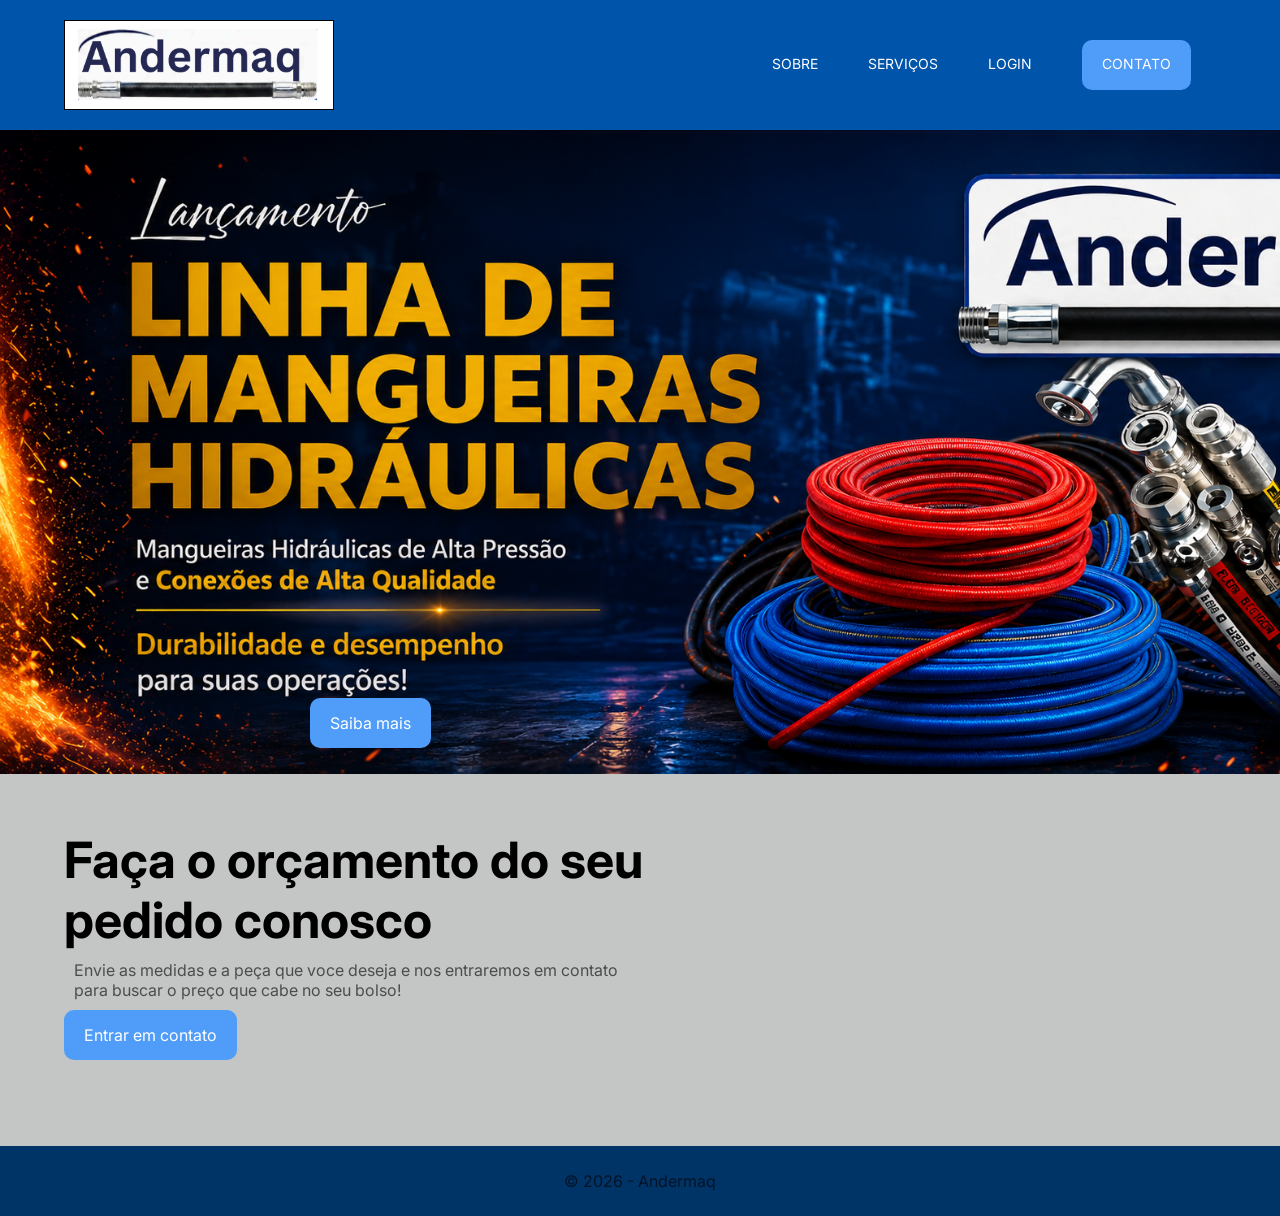
<file: index.html>
<!DOCTYPE html>
<html lang="pt-BR">

<head>
    <meta charset="UTF-8">
    <meta name="viewport" content="width=device-width, initial-scale=1.0">
    <link rel="stylesheet" href="./style.css">
    <link rel="stylesheet" href="https://cdnjs.cloudflare.com/ajax/libs/font-awesome/4.7.0/css/font-awesome.css"
        integrity="sha512-5A8nwdMOWrSz20fDsjczgUidUBR8liPYU+WymTZP1lmY9G6Oc7HlZv156XqnsgNUzTyMefFTcsFH/tnJE/+xBg=="
        crossorigin="anonymous" referrerpolicy="no-referrer" />
    <title>Andermaq</title>
</head>

<body>
    <header>
        <div class="container">
            <nav>
                <a href="index.html"> <!-- define um link/ destino do link-->
                    <div id="logo"></div> <!--Exibe a imagem da página-->
                </a>
                <ul class="ul"> <!--organiza uma lista-->
                     <!--fica dentro do item-->
                    <a href="sobre.html">Sobre</a>
                    <a href="serviços.html">Serviços</a>
                    <a href="login.html">Login</a>
                    <a class="btn-c" href="contato.html">Contato</a>
                    <!--define para onde o link vai-->
                </ul>
            </nav> <!--menu do site.-->
</header>
            <section class="banner"> <!--caixa/ nome da caixa-->
                <div class="banner-text">

                   
                    <a href="serviços.html" class="btn">Saiba mais</a> <!--link-->
                </div>
            </section>
        </div>
    
    <section class="faca-orcamento">
        <div class="container">
            <div class="faca-seu-orcamento-text">
                <h3>Faça o orçamento do seu pedido conosco</h3>
                <p>Envie as medidas e a peça que voce deseja e nos
                    entraremos em contato para buscar o preço que cabe no seu bolso!</p>
                <a href="contato.html" class="btn-c">Entrar em contato</a>
            </div>
            <div class="faca-orcamento-img">
                
            </div>
           <!-- Gif-VÍDEO -->
    <div class="media">
      <video class="video-fundo" autoplay muted loop>
    <source src="video2-IA.mp4" type="video/mp4">
            Seu navegador não suporta vídeo.
    </video>
    
     
        </div>
    </section>
            <footer>
             <p>© 2026 - Andermaq</p>
            </footer>

</body>

</html>
</file>
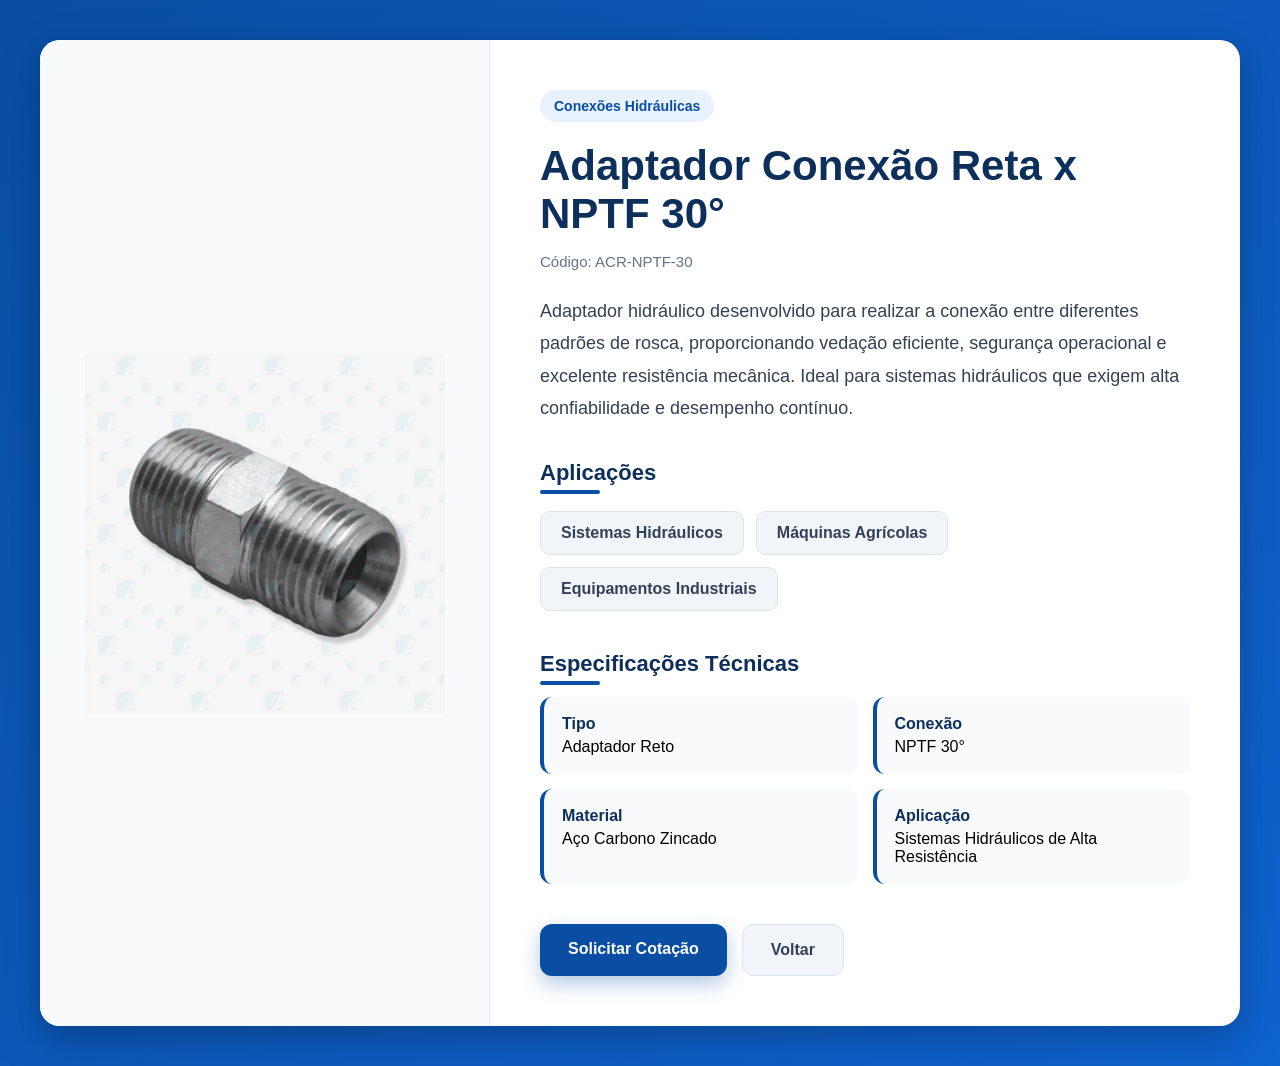
<file: adaptador.html>
<!DOCTYPE html>
<html lang="pt-br">
<head>
<meta charset="UTF-8">
<title>Adaptador Conexão Reta</title>
<link rel="stylesheet" href="descricao.css">
</head>
<body>

<div class="produto-container">

    <div class="produto-imagem">
        <img src="./ADAPTADOR CONEXÃO RETA.webp" alt="Adaptador Conexão Reta x NPTF 30°">
    </div>

    <div class="produto-info">

        <span class="categoria">Conexões Hidráulicas</span>

        <h1>Adaptador Conexão Reta x NPTF 30°</h1>

        <p class="codigo">
            Código: ACR-NPTF-30
        </p>

        <p class="descricao">
            Adaptador hidráulico desenvolvido para realizar a conexão entre
            diferentes padrões de rosca, proporcionando vedação eficiente,
            segurança operacional e excelente resistência mecânica.
            Ideal para sistemas hidráulicos que exigem alta confiabilidade
            e desempenho contínuo.
        </p>

        <h2 class="secao-titulo">Aplicações</h2>

        <div class="medidas">
            <div class="medida">Sistemas Hidráulicos</div>
            <div class="medida">Máquinas Agrícolas</div>
            <div class="medida">Equipamentos Industriais</div>
        </div>

        <h2 class="secao-titulo">Especificações Técnicas</h2>

        <div class="especificacoes">

            <div class="item-especificacao">
                <strong>Tipo</strong>
                Adaptador Reto
            </div>

            <div class="item-especificacao">
                <strong>Conexão</strong>
                NPTF 30°
            </div>

            <div class="item-especificacao">
                <strong>Material</strong>
                Aço Carbono Zincado
            </div>

            <div class="item-especificacao">
                <strong>Aplicação</strong>
                Sistemas Hidráulicos de Alta Resistência
            </div>

        </div>

        <div class="acoes">

            <a href="contato.html" class="btn-cotacao">
                Solicitar Cotação
            </a>

            <a href="serviços.html" class="btn-voltar">
                Voltar
            </a>

        </div>

    </div>

</div>

</body>
</html>
</file>
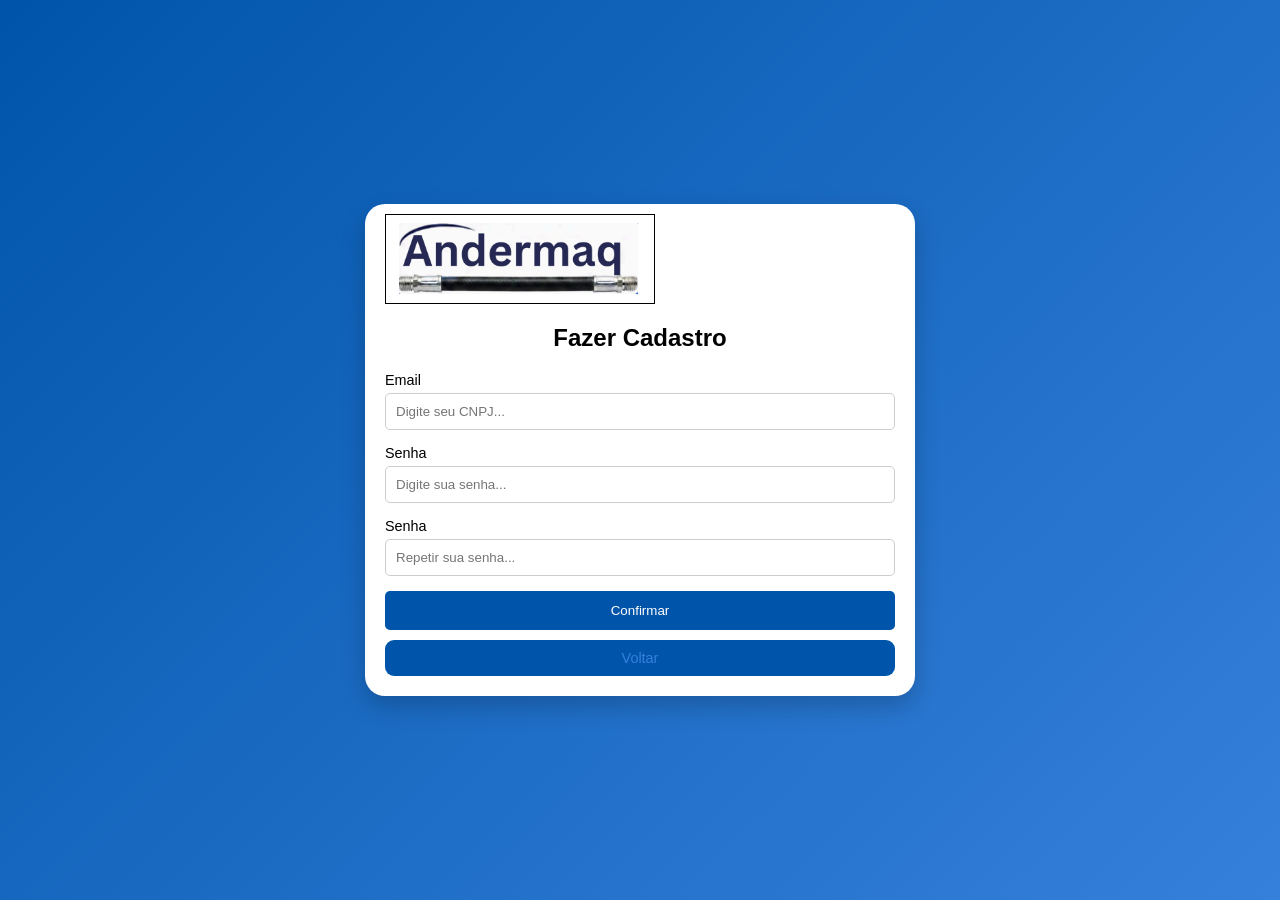
<file: cadastro.html>
<!DOCTYPE html>
<html lang="pt-br">
<head>
  <meta charset="UTF-8">
  <meta name="viewport" content="width=device-width, initial-scale=1.0">
  <title>Cadastro</title>
  <link rel="stylesheet" href="cadastro.css">
</head>
<body>

<div class="container">

 

  <!-- Lado direito -->
  <div class="right">
    
    <div class="login-box">
      <div id="logo"></div> 
      <p></p>
      <h2>Fazer Cadastro</h2>

      <form>
        <div class="input-group"> <!--organizar inputs com elementos extras de forma visual-->
          <label>Email</label> <!--dar um rótulo-->
          <input type="text" placeholder="Digite seu CNPJ..."> <!--usuário pode digitar ou selecionar informações-->
        </div>

        <div class="input-group">
          <label>Senha</label>
          <input type="password" placeholder="Digite sua senha...">
        </div>

          <div class="input-group">
          <label>Senha</label>
          <input type="password" placeholder="Repetir sua senha...">
        </div>


        <button type="submit">Confirmar</button>
         <a class="forgot" href="login.html">Voltar</a>

        
        </a>
      </form>
    </div>
  </div>

</div>

</body>
</html>
</file>
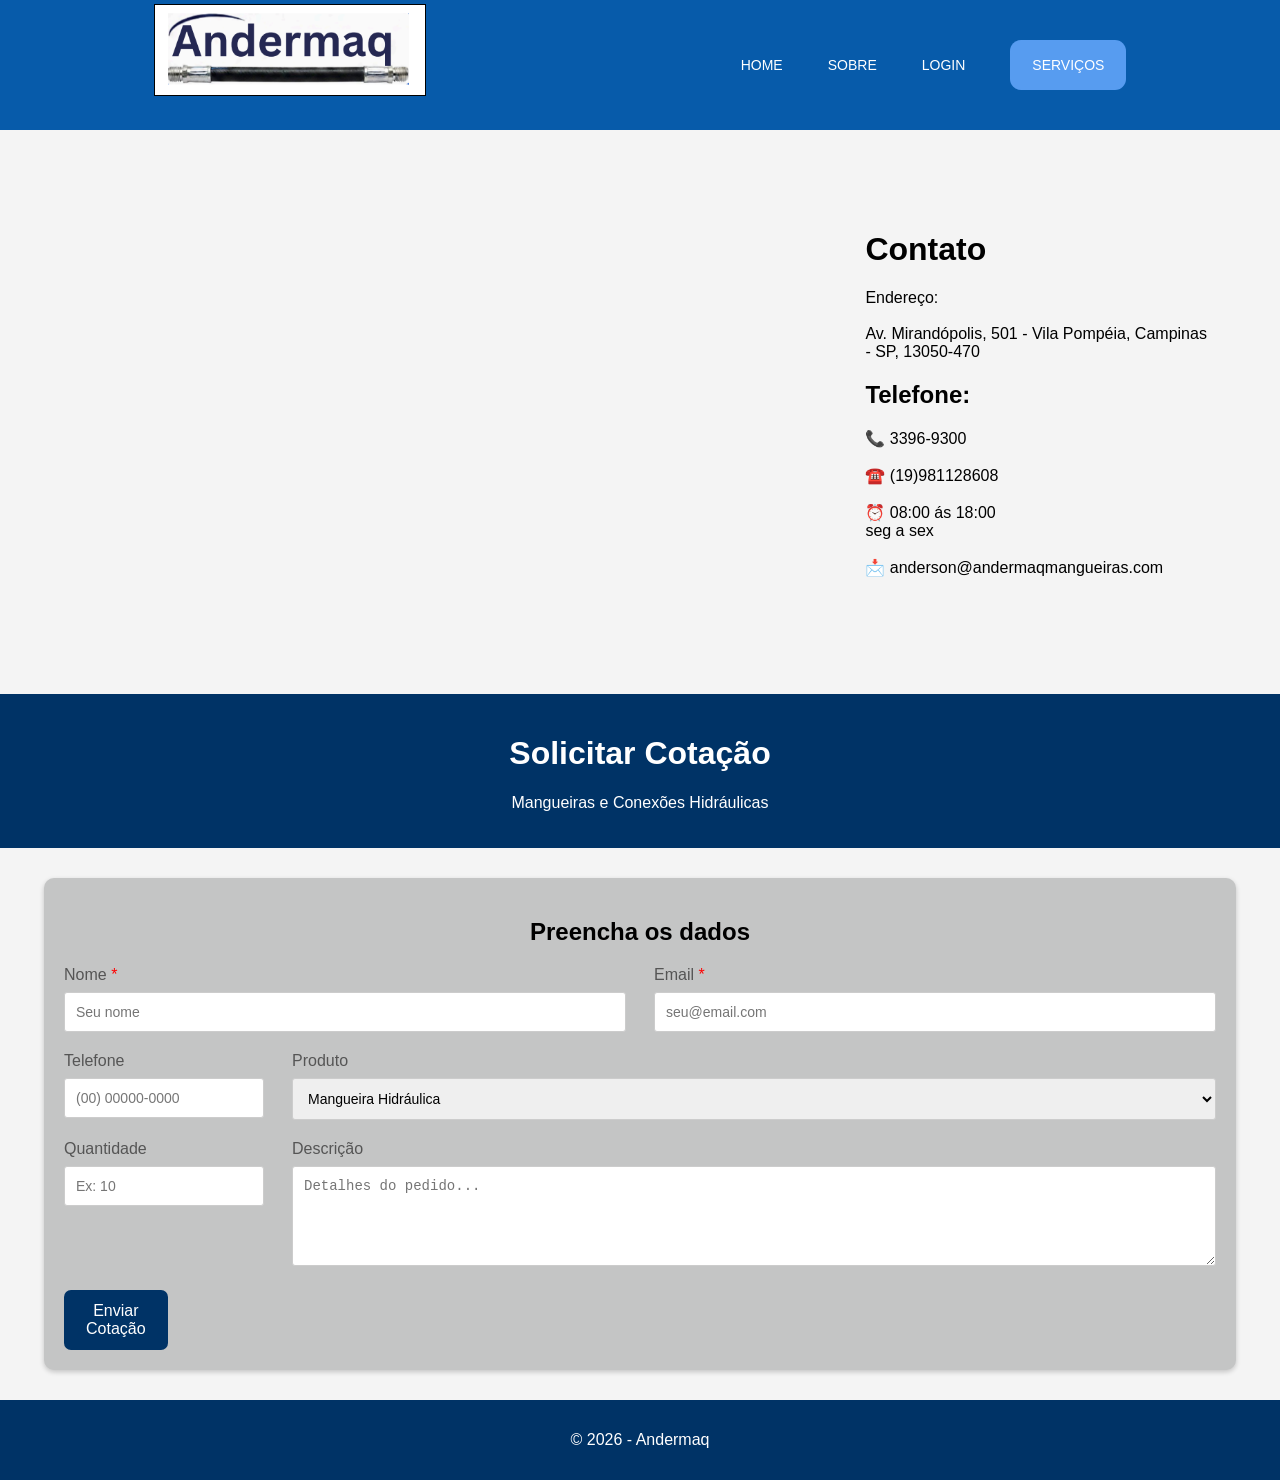
<file: contato.html>
<!DOCTYPE html>
<html lang="pt-br">
<head>
    <meta charset="UTF-8">
    <meta name="viewport" content="width=device-width, initial-scale=1.0">
    <link rel="stylesheet" href="contato.css">
    <title>Contato</title>
    
      
</head>
<body>
  <div class="container">
            <nav>
                <a href="index.html"> <!-- define um link/ destino do link-->
                    <div id="logo"></div> <!--Exibe a imagem da página-->
                </a>
                <ul class="ul"> <!--organiza uma lista-->
                     <!--fica dentro do item-->
                    <a href="index.html">Home</a>
                    <a href="sobre.html">Sobre</a>
                    <a href="login.html">Login</a>
                    <a class="btn-c" href="serviços.html"> Serviços </a>
                    <!--define para onde o link vai-->
                </ul>
            </nav> <!--menu do site.-->
 

<div class="contato-info">

    <!-- MAPA - LADO ESQUERDO -->
    <div class="mapa">
        <iframe 
            src="https://www.google.com/maps?q=Av.+Mirandópolis,+501,+Campinas+SP&output=embed" 
            allowfullscreen=""
            loading="lazy">
        </iframe>
    </div>

    <!-- INFORMAÇÕES - LADO DIREITO -->
    <div class="informacoes">
  <h1>Contato</h1>
        <p>Endereço:</p>
        <p>Av. Mirandópolis, 501 - Vila Pompéia, Campinas - SP, 13050-470</p>

        <h2>Telefone:</h2>

        <p>📞 3396-9300</p>

        <p>☎️ (19)981128608</p>

        <p>⏰ 08:00 ás 18:00<br>
        seg a sex</p>

        <p>📩 anderson@andermaqmangueiras.com</p>

    </div>

</div>
<header>
  <h1>Solicitar Cotação</h1>
  <p>Mangueiras e Conexões Hidráulicas</p>
</header>

<div class="menu-container"> <!--organizar e centralizar conteúdo-->

  <h2>Preencha os dados</h2>

  <form>
   <div class="linha-form">

    <div class="campo">
        <label>Nome <span>*</span></label>
        <input type="text" placeholder="Seu nome" required>
    </div>

    <div class="campo">
        <label>Email <span>*</span></label>
        <input type="email" placeholder="seu@email.com" required>
    </div>

</div>

<div class="linha-form">

    <div class="campo campo-menor">
        <label>Telefone</label>
        <input type="tel" placeholder="(00) 00000-0000">
    </div>

    <div class="campo">
        <label>Produto</label>
        <select>
            <option>Mangueira Hidráulica</option>
            <option>Conexão Reta</option>
            <option>Conexão Curva</option>
            <option>Adaptador</option>
        </select>
    </div>

</div>
<div class="linha-form">

    <div class="campo campo-menor">
        <label>Quantidade</label>
        <input type="number" min="1" placeholder="Ex: 10">
    </div>

    <div class="campo descricao">
        <label>Descrição</label>
        <textarea placeholder="Detalhes do pedido..."></textarea>
    </div>

</div>
    
    <button type="submit">Enviar Cotação
<p></p>
    </button>
  
  </form>

</div>

<footer>
  <p>© 2026 - Andermaq</p>
</footer>

</head>
</body>
</file>
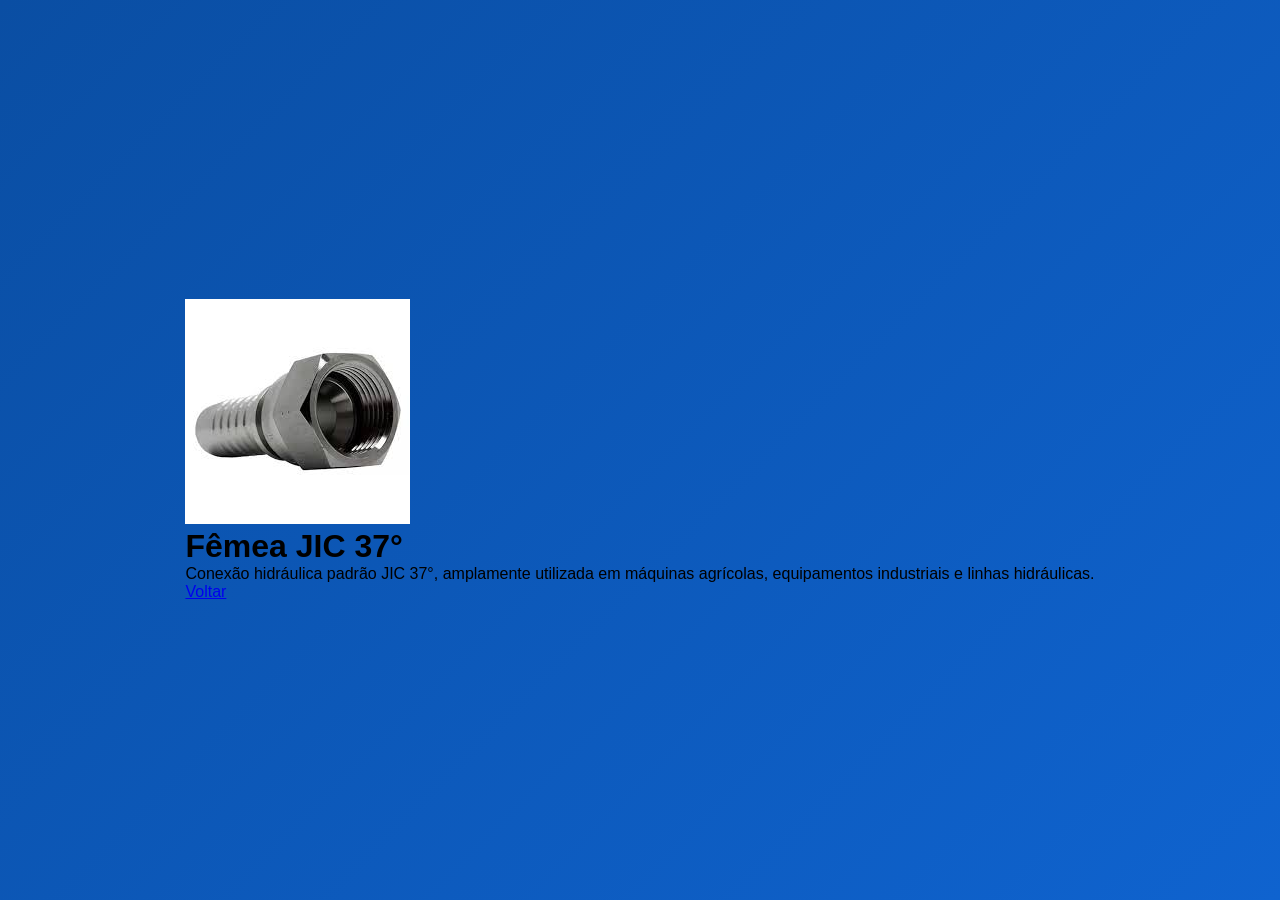
<file: femea-jic.html>
<!DOCTYPE html>
<html lang="pt-br">
<head>
<meta charset="UTF-8">
<title>Fêmea JIC 37°</title>
<link rel="stylesheet" href="descricao.css">
</head>
<body>

<div class="produto">
    <img src="./femea jic.jpg">

    <div class="info">
        <h1>Fêmea JIC 37°</h1>

        <p>
            Conexão hidráulica padrão JIC 37°,
            amplamente utilizada em máquinas agrícolas,
            equipamentos industriais e linhas hidráulicas.
        </p>

        <a href="serviços.html" class="voltar">Voltar</a>
    </div>
</div>

</body>
</html>
</file>
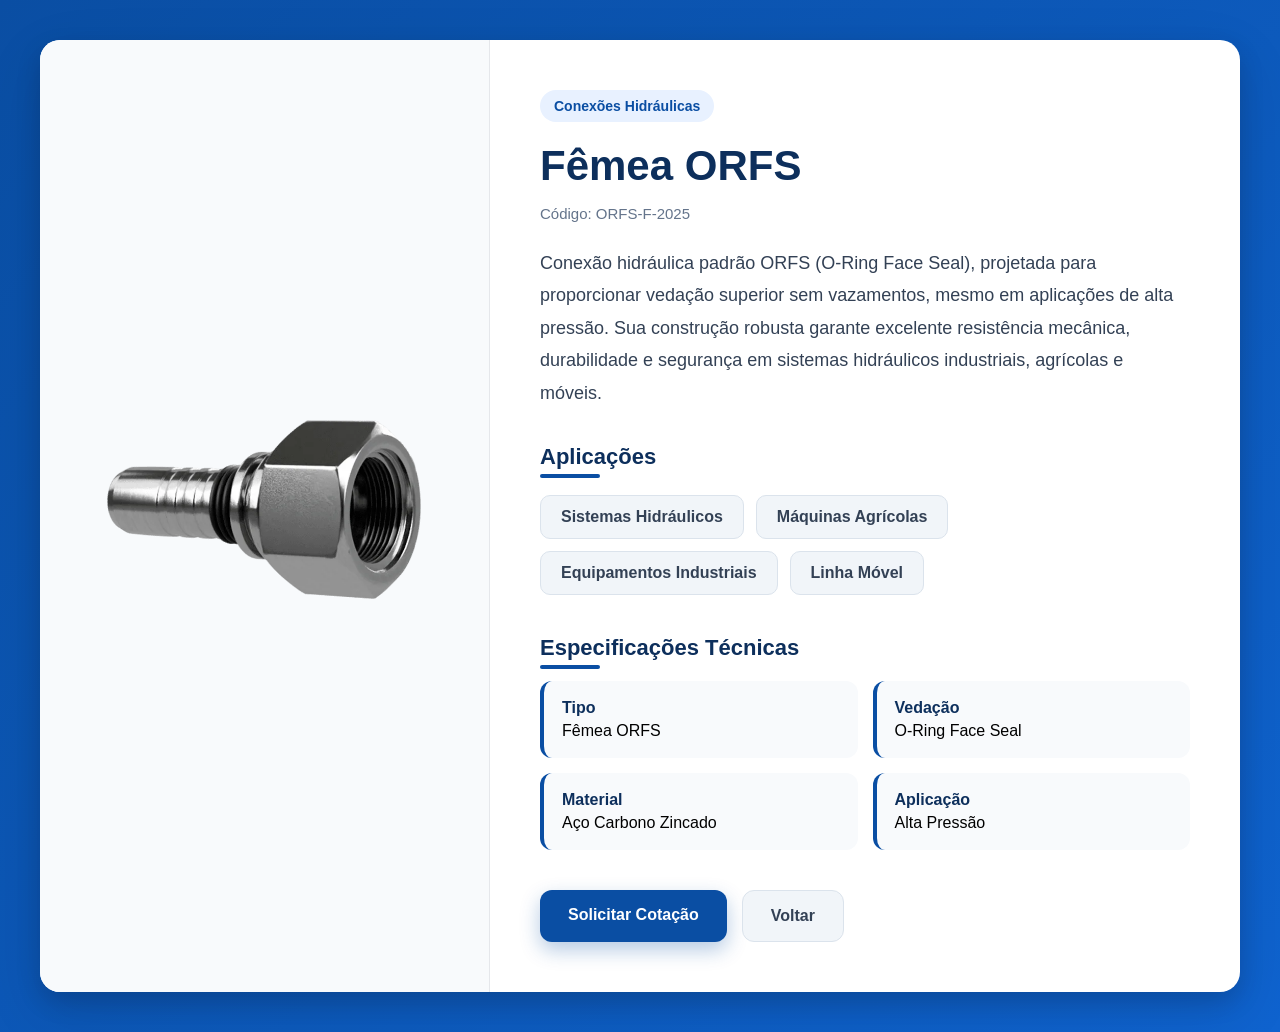
<file: femea-orfs.html>
<!DOCTYPE html>
<html lang="pt-br">
<head>
<meta charset="UTF-8">
<title>Fêmea ORFS</title>
<link rel="stylesheet" href="descricao.css">
</head>
<body>

<div class="produto-container">

    <div class="produto-imagem">
        <img src="./femea orfs.webp" alt="Fêmea ORFS">
    </div>

    <div class="produto-info">

        <span class="categoria">Conexões Hidráulicas</span>

        <h1>Fêmea ORFS</h1>

        <p class="codigo">
            Código: ORFS-F-2025
        </p>

        <p class="descricao">
            Conexão hidráulica padrão ORFS (O-Ring Face Seal),
            projetada para proporcionar vedação superior sem vazamentos,
            mesmo em aplicações de alta pressão. Sua construção robusta
            garante excelente resistência mecânica, durabilidade e
            segurança em sistemas hidráulicos industriais, agrícolas
            e móveis.
        </p>

        <h2 class="secao-titulo">Aplicações</h2>

        <div class="medidas">
            <div class="medida">Sistemas Hidráulicos</div>
            <div class="medida">Máquinas Agrícolas</div>
            <div class="medida">Equipamentos Industriais</div>
            <div class="medida">Linha Móvel</div>
        </div>

        <h2 class="secao-titulo">Especificações Técnicas</h2>

        <div class="especificacoes">

            <div class="item-especificacao">
                <strong>Tipo</strong>
                Fêmea ORFS
            </div>

            <div class="item-especificacao">
                <strong>Vedação</strong>
                O-Ring Face Seal
            </div>

            <div class="item-especificacao">
                <strong>Material</strong>
                Aço Carbono Zincado
            </div>

            <div class="item-especificacao">
                <strong>Aplicação</strong>
                Alta Pressão
            </div>

        </div>

        <div class="acoes">

            <a href="contato.html" class="btn-cotacao">
                Solicitar Cotação
            </a>

            <a href="serviços.html" class="btn-voltar">
                Voltar
            </a>

        </div>

    </div>

</div>

</body>
</html>
</file>
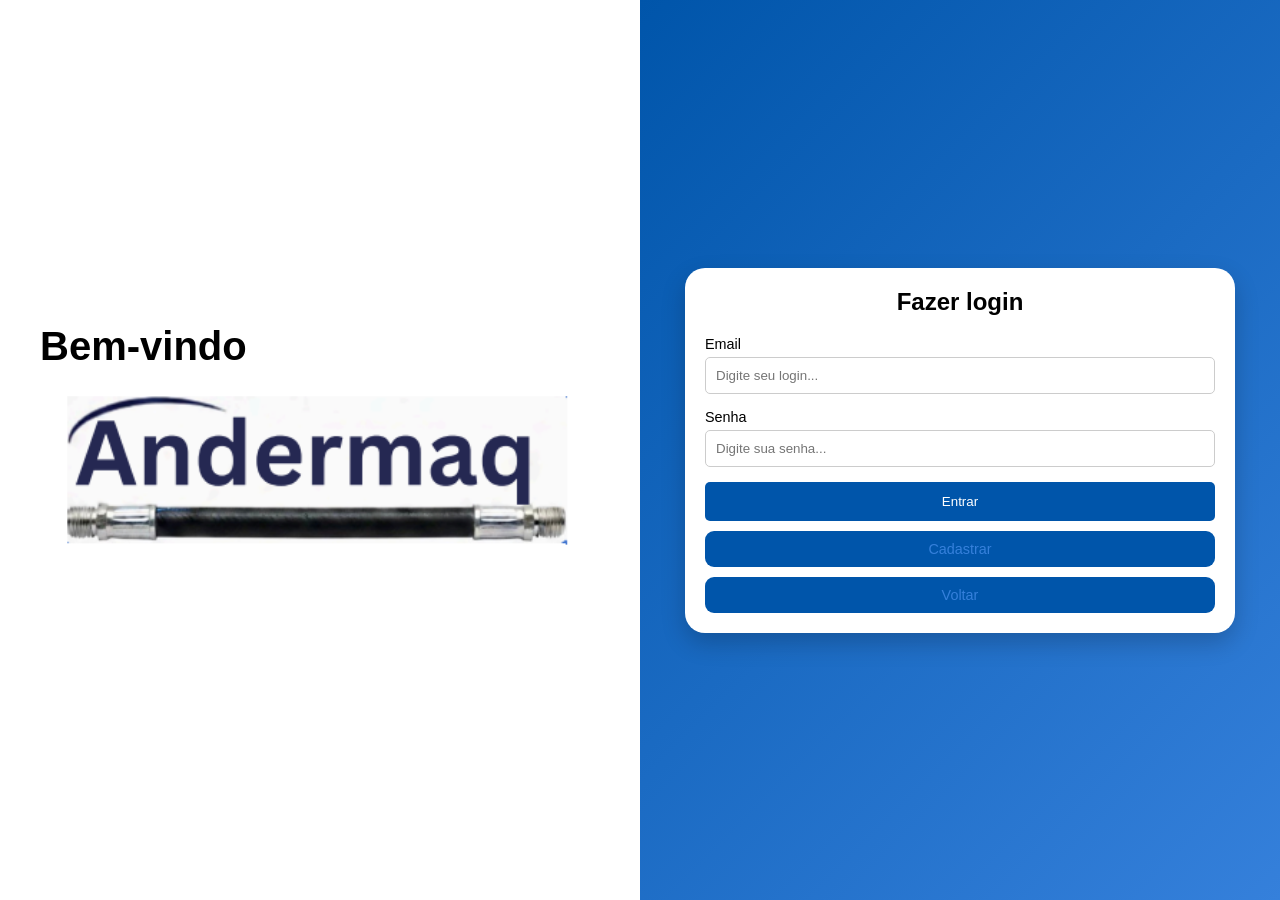
<file: login.html>
<!DOCTYPE html>
<html lang="pt-br">
<head>
  <meta charset="UTF-8">
  <meta name="viewport" content="width=device-width, initial-scale=1.0">
  <title>Login</title>
  <link rel="stylesheet" href="login.css">
</head>
<body>

<div class="container">

  <!-- Lado esquerdo -->
  <div class="left"> <!--div usada para organizar conteúdo, do lado esquerdo da página.-->
    <div class="overlay">
      <h1>Bem-vindo</h1>
      
       <img src="/andermaq.png" alt="Logo principal">
    </div>
  </div>

  <!-- Lado direito -->
  <div class="right">
    <div class="login-box">
      <h2>Fazer login</h2>

      <form>
        <div class="input-group">
          <label>Email</label>
          <input type="text" placeholder="Digite seu login...">
        </div>

        <div class="input-group">
          <label>Senha</label>
          <input type="password" placeholder="Digite sua senha...">
        </div>

        <button type="submit">Entrar</button>

        <a class="forgot" href="cadastro.html">Cadastrar</a>
        <a class="forgot" href="index.html">Voltar</a>
        </a>
      </form>
    </div>
  </div>

</div>

</body>
</html>
</file>
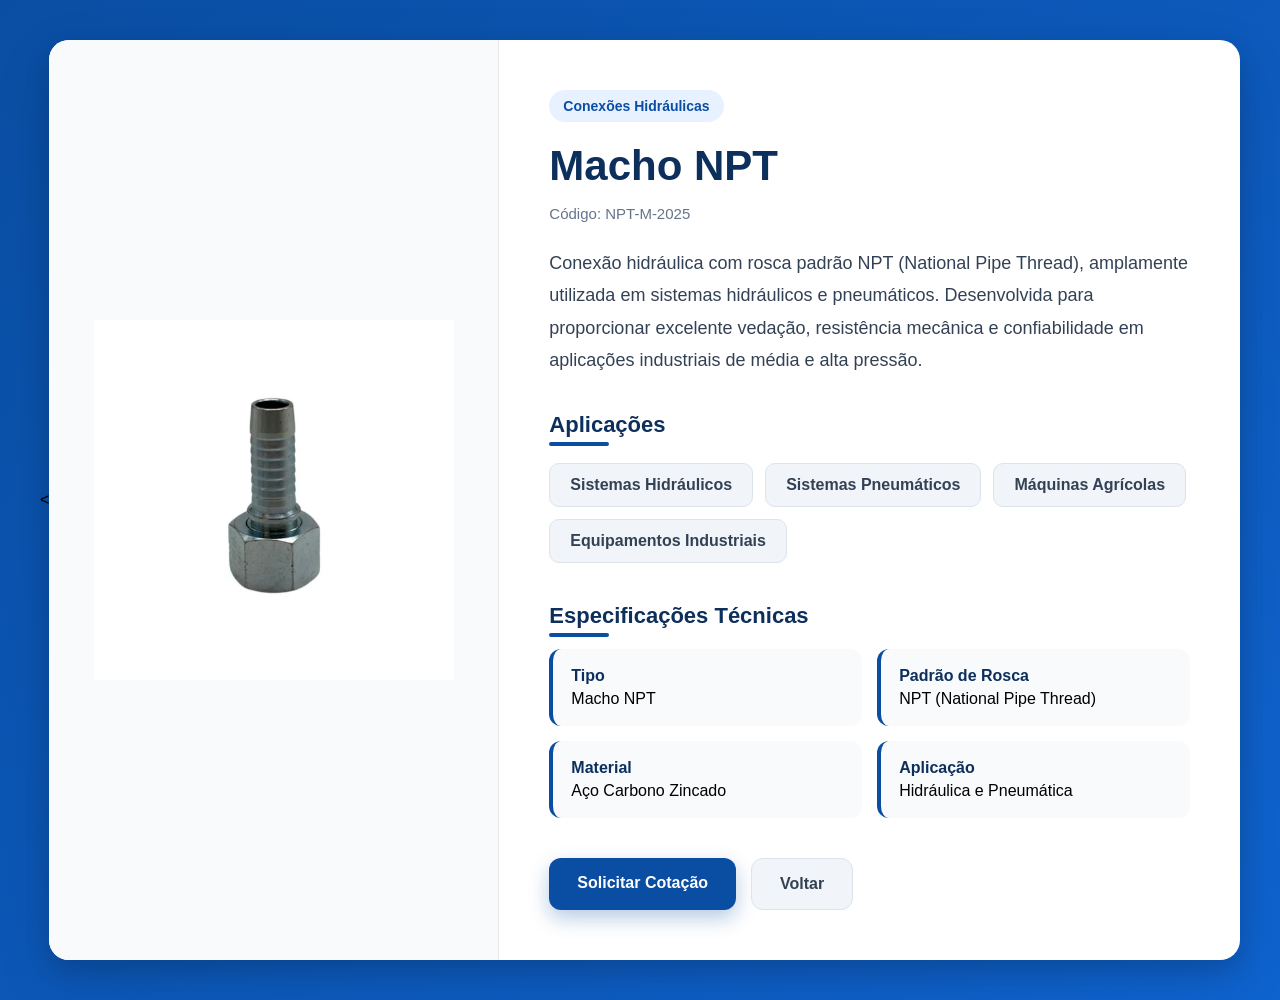
<file: macho-npt.html>
<!DOCTYPE html>
<html lang="pt-br">
<head>
<meta charset="UTF-8">
<title>Macho NPT</title>
<link rel="stylesheet" href="descricao.css">
</head>
<body>

<<div class="produto-container">

    <div class="produto-imagem">
        <img src="./macho npt.webp" alt="Macho NPT">
    </div>

    <div class="produto-info">

        <span class="categoria">Conexões Hidráulicas</span>

        <h1>Macho NPT</h1>

        <p class="codigo">
            Código: NPT-M-2025
        </p>

        <p class="descricao">
            Conexão hidráulica com rosca padrão NPT (National Pipe Thread),
            amplamente utilizada em sistemas hidráulicos e pneumáticos.
            Desenvolvida para proporcionar excelente vedação, resistência
            mecânica e confiabilidade em aplicações industriais de média e
            alta pressão.
        </p>

        <h2 class="secao-titulo">Aplicações</h2>

        <div class="medidas">
            <div class="medida">Sistemas Hidráulicos</div>
            <div class="medida">Sistemas Pneumáticos</div>
            <div class="medida">Máquinas Agrícolas</div>
            <div class="medida">Equipamentos Industriais</div>
        </div>

        <h2 class="secao-titulo">Especificações Técnicas</h2>

        <div class="especificacoes">

            <div class="item-especificacao">
                <strong>Tipo</strong>
                Macho NPT
            </div>

            <div class="item-especificacao">
                <strong>Padrão de Rosca</strong>
                NPT (National Pipe Thread)
            </div>

            <div class="item-especificacao">
                <strong>Material</strong>
                Aço Carbono Zincado
            </div>

            <div class="item-especificacao">
                <strong>Aplicação</strong>
                Hidráulica e Pneumática
            </div>

        </div>

        <div class="acoes">

            <a href="contato.html" class="btn-cotacao">
                Solicitar Cotação
            </a>

            <a href="serviços.html" class="btn-voltar">
                Voltar
            </a>

        </div>

    </div>

</div>

</body>
</html>
</file>
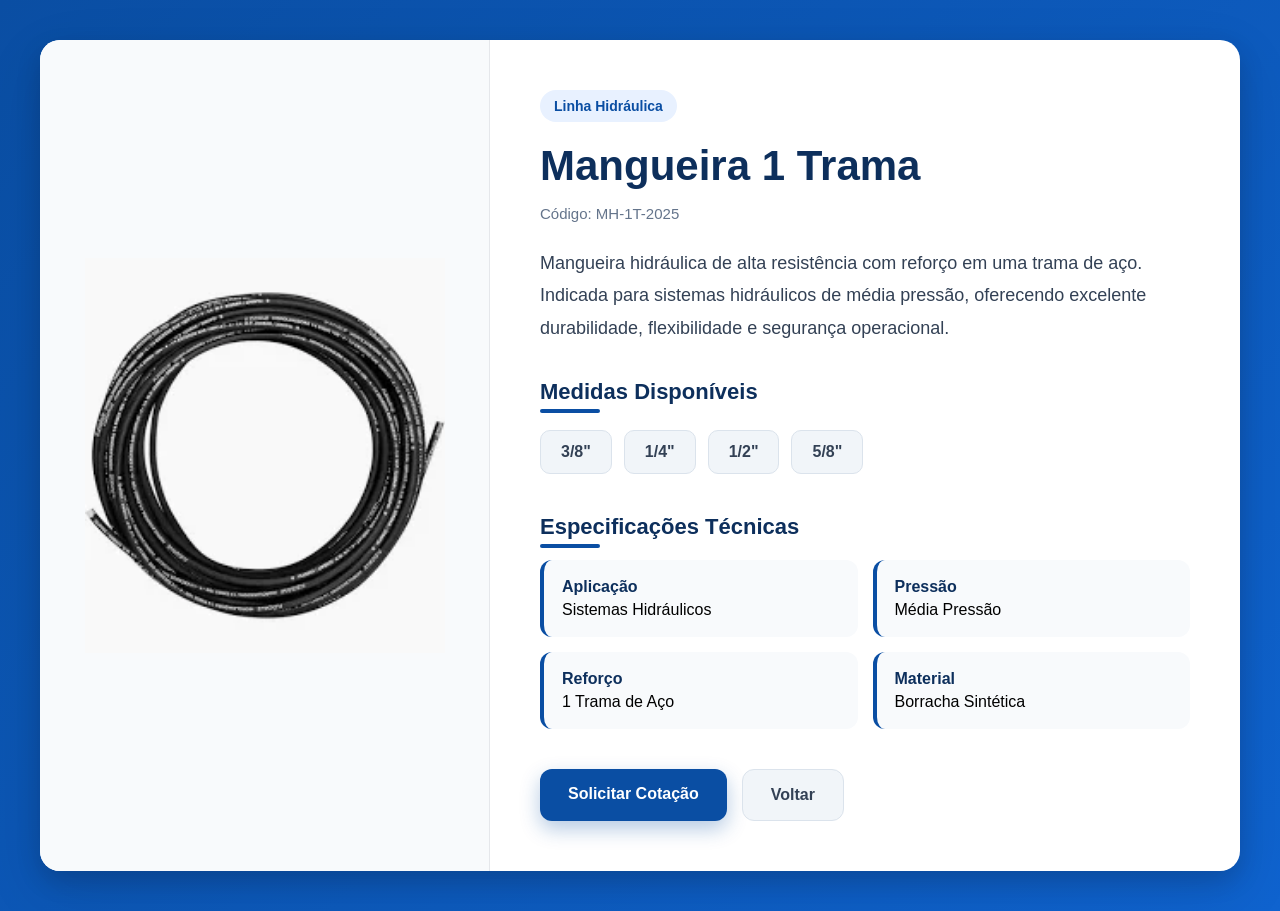
<file: mangueira1.html>
<!DOCTYPE html>
<html lang="pt-br">
<head>
<meta charset="UTF-8">
<title>Mangueira 1 Trama</title>
<link rel="stylesheet" href="descricao.css">
</head>
<body>
    

<div class="produto-container">

    <div class="produto-imagem">
        <img src="./mangueira 1 trama.webp" alt="Mangueira 1 Trama">
    </div>

    <div class="produto-info">

        <span class="categoria">Linha Hidráulica</span>

        <h1>Mangueira 1 Trama</h1>

        <p class="codigo">
            Código: MH-1T-2025
        </p>

        <p class="descricao">
            Mangueira hidráulica de alta resistência com reforço em uma
            trama de aço. Indicada para sistemas hidráulicos de média
            pressão, oferecendo excelente durabilidade, flexibilidade
            e segurança operacional.
        </p>

        <h2 class="secao-titulo">Medidas Disponíveis</h2>

        <div class="medidas">
            <div class="medida">3/8"</div>
            <div class="medida">1/4"</div>
            <div class="medida">1/2"</div>
            <div class="medida">5/8"</div>
        </div>

        <h2 class="secao-titulo">Especificações Técnicas</h2>

        <div class="especificacoes">

            <div class="item-especificacao">
                <strong>Aplicação</strong>
                Sistemas Hidráulicos
            </div>

            <div class="item-especificacao">
                <strong>Pressão</strong>
                Média Pressão
            </div>

            <div class="item-especificacao">
                <strong>Reforço</strong>
                1 Trama de Aço
            </div>

            <div class="item-especificacao">
                <strong>Material</strong>
                Borracha Sintética
            </div>

        </div>

        <div class="acoes">
        
       <a href="./contato.html" class="btn-cotacao">
                Solicitar Cotação
            </a>

            <a href="serviços.html" class="btn-voltar">
                Voltar
            </a>
        </div>

    </div>

</div>
</body>
</html>
</file>
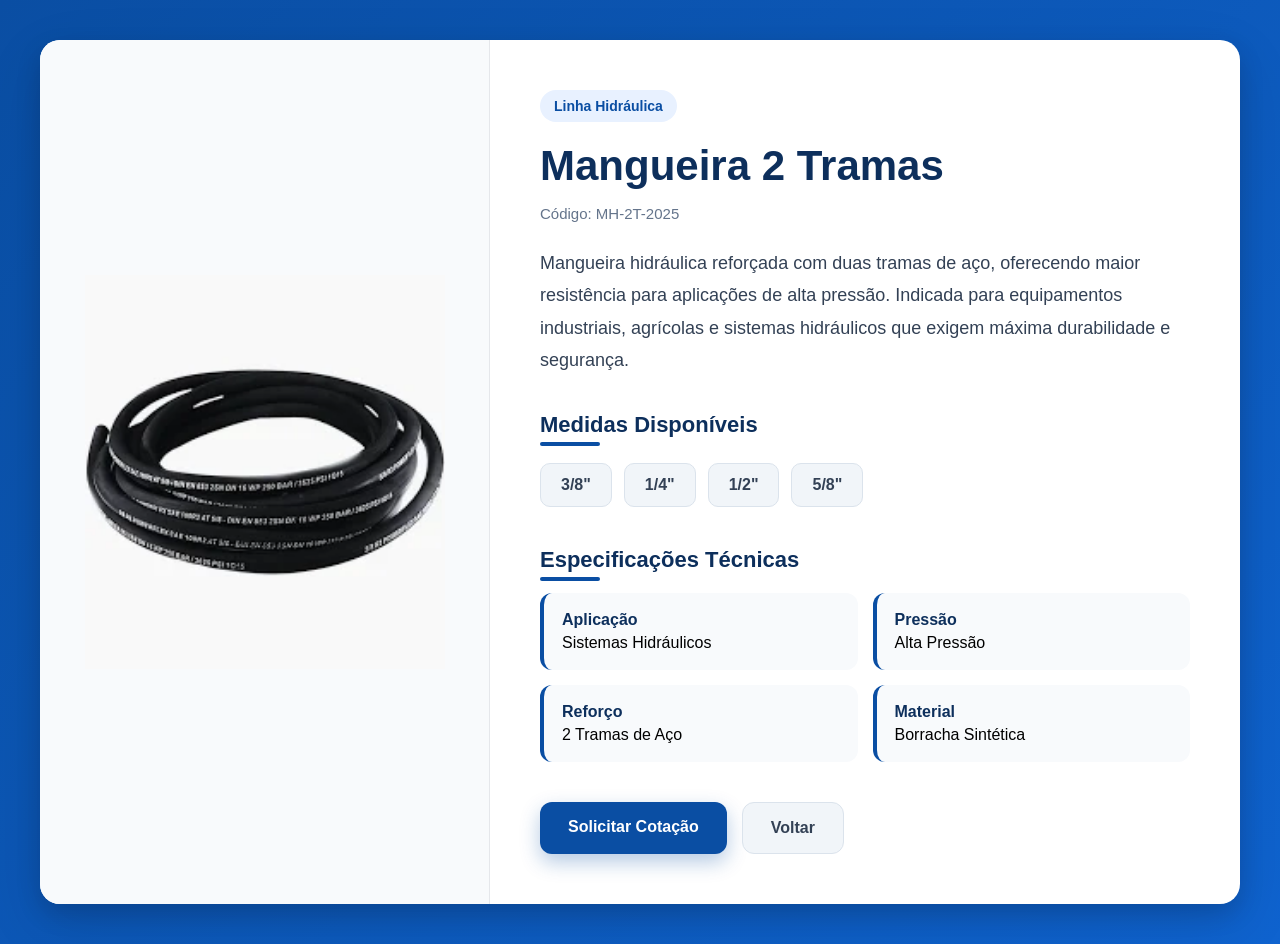
<file: mangueira2.html>
<!DOCTYPE html>
<html lang="pt-br">
<head>
<meta charset="UTF-8">
<title>Mangueira 2 Tramas</title>
<link rel="stylesheet" href="descricao.css ">
</head>
<body>

<div class="produto-container">

    <div class="produto-imagem">
        <img src="./mangueira 2 trama.webp" alt="Mangueira 2 Tramas">
    </div>

    <div class="produto-info">

        <span class="categoria">Linha Hidráulica</span>

        <h1>Mangueira 2 Tramas</h1>

        <p class="codigo">
            Código: MH-2T-2025
        </p>

        <p class="descricao">
            Mangueira hidráulica reforçada com duas tramas de aço,
            oferecendo maior resistência para aplicações de alta pressão.
            Indicada para equipamentos industriais, agrícolas e sistemas
            hidráulicos que exigem máxima durabilidade e segurança.
        </p>

        <h2 class="secao-titulo">Medidas Disponíveis</h2>

        <div class="medidas">
            <div class="medida">3/8"</div>
            <div class="medida">1/4"</div>
            <div class="medida">1/2"</div>
            <div class="medida">5/8"</div>
        </div>

        <h2 class="secao-titulo">Especificações Técnicas</h2>

        <div class="especificacoes">

            <div class="item-especificacao">
                <strong>Aplicação</strong>
                Sistemas Hidráulicos
            </div>

            <div class="item-especificacao">
                <strong>Pressão</strong>
                Alta Pressão
            </div>

            <div class="item-especificacao">
                <strong>Reforço</strong>
                2 Tramas de Aço
            </div>

            <div class="item-especificacao">
                <strong>Material</strong>
                Borracha Sintética
            </div>

        </div>

        <div class="acoes">

            <a href="./contato.html" class="btn-cotacao">
                Solicitar Cotação
            </a>

            <a href="serviços.html" class="btn-voltar">
                Voltar
            </a>

        </div>

    </div>

</div>

</body>
</html>
</file>
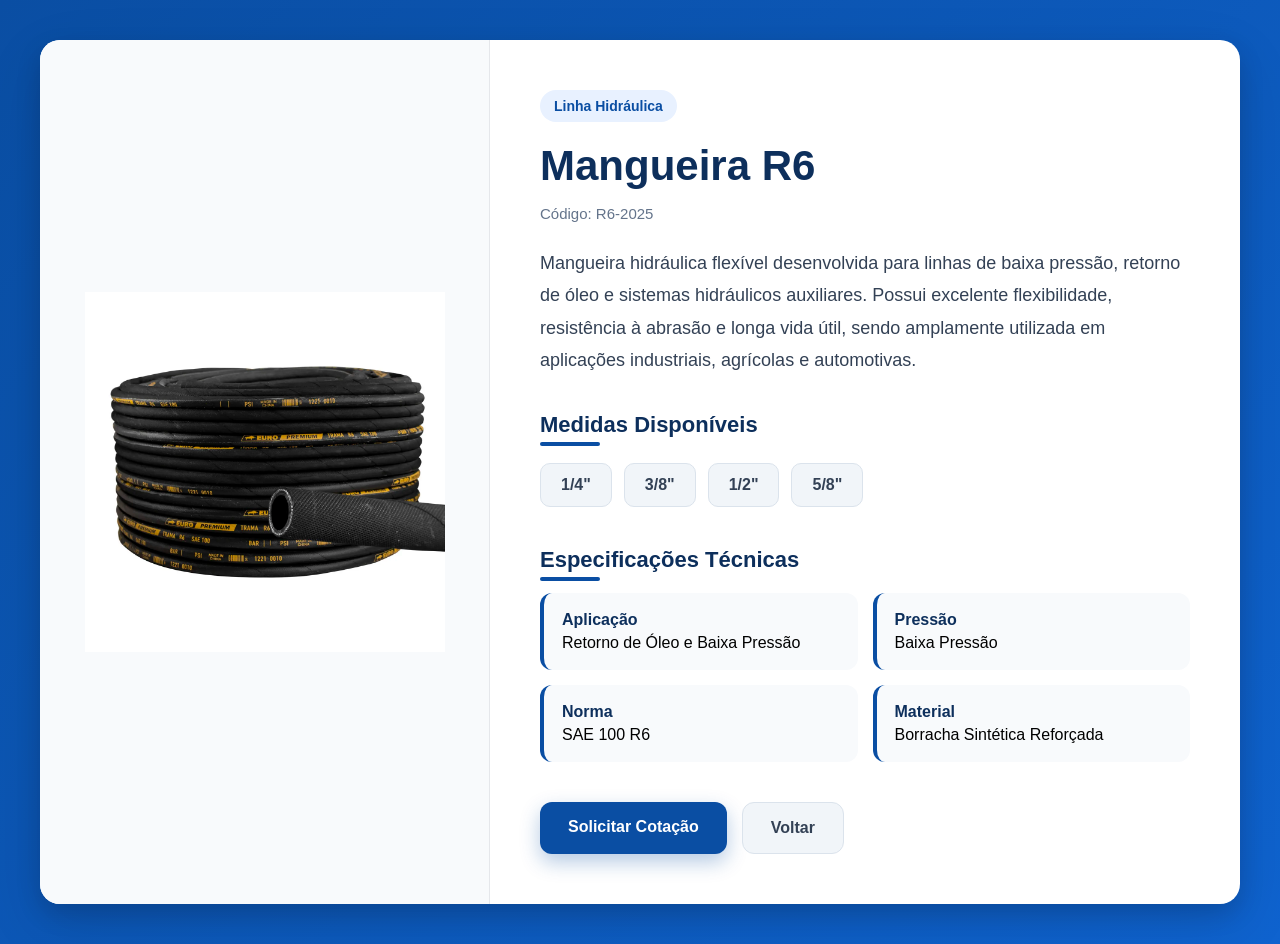
<file: r6.html>
<!DOCTYPE html>
<html lang="pt-br">
<head>
<meta charset="UTF-8">
<title>Mangueira R6</title>
<link rel="stylesheet" href="descricao.css">
</head>
<body>

<div class="produto-container">

    <div class="produto-imagem">
        <img src="./r6.webp" alt="Mangueira R6">
    </div>

    <div class="produto-info">

        <span class="categoria">Linha Hidráulica</span>

        <h1>Mangueira R6</h1>

        <p class="codigo">
            Código: R6-2025
        </p>

        <p class="descricao">
            Mangueira hidráulica flexível desenvolvida para linhas de baixa
            pressão, retorno de óleo e sistemas hidráulicos auxiliares.
            Possui excelente flexibilidade, resistência à abrasão e longa
            vida útil, sendo amplamente utilizada em aplicações industriais,
            agrícolas e automotivas.
        </p>

        <h2 class="secao-titulo">Medidas Disponíveis</h2>

        <div class="medidas">
            <div class="medida">1/4"</div>
            <div class="medida">3/8"</div>
            <div class="medida">1/2"</div>
            <div class="medida">5/8"</div>
        </div>

        <h2 class="secao-titulo">Especificações Técnicas</h2>

        <div class="especificacoes">

            <div class="item-especificacao">
                <strong>Aplicação</strong>
                Retorno de Óleo e Baixa Pressão
            </div>

            <div class="item-especificacao">
                <strong>Pressão</strong>
                Baixa Pressão
            </div>

            <div class="item-especificacao">
                <strong>Norma</strong>
                SAE 100 R6
            </div>

            <div class="item-especificacao">
                <strong>Material</strong>
                Borracha Sintética Reforçada
            </div>

        </div>

        <div class="acoes">

            <a href="contato.html" class="btn-cotacao">
                Solicitar Cotação
            </a>

            <a href="serviços.html" class="btn-voltar">
                Voltar
            </a>

        </div>

    </div>

</div>

</body>
</html>
</file>
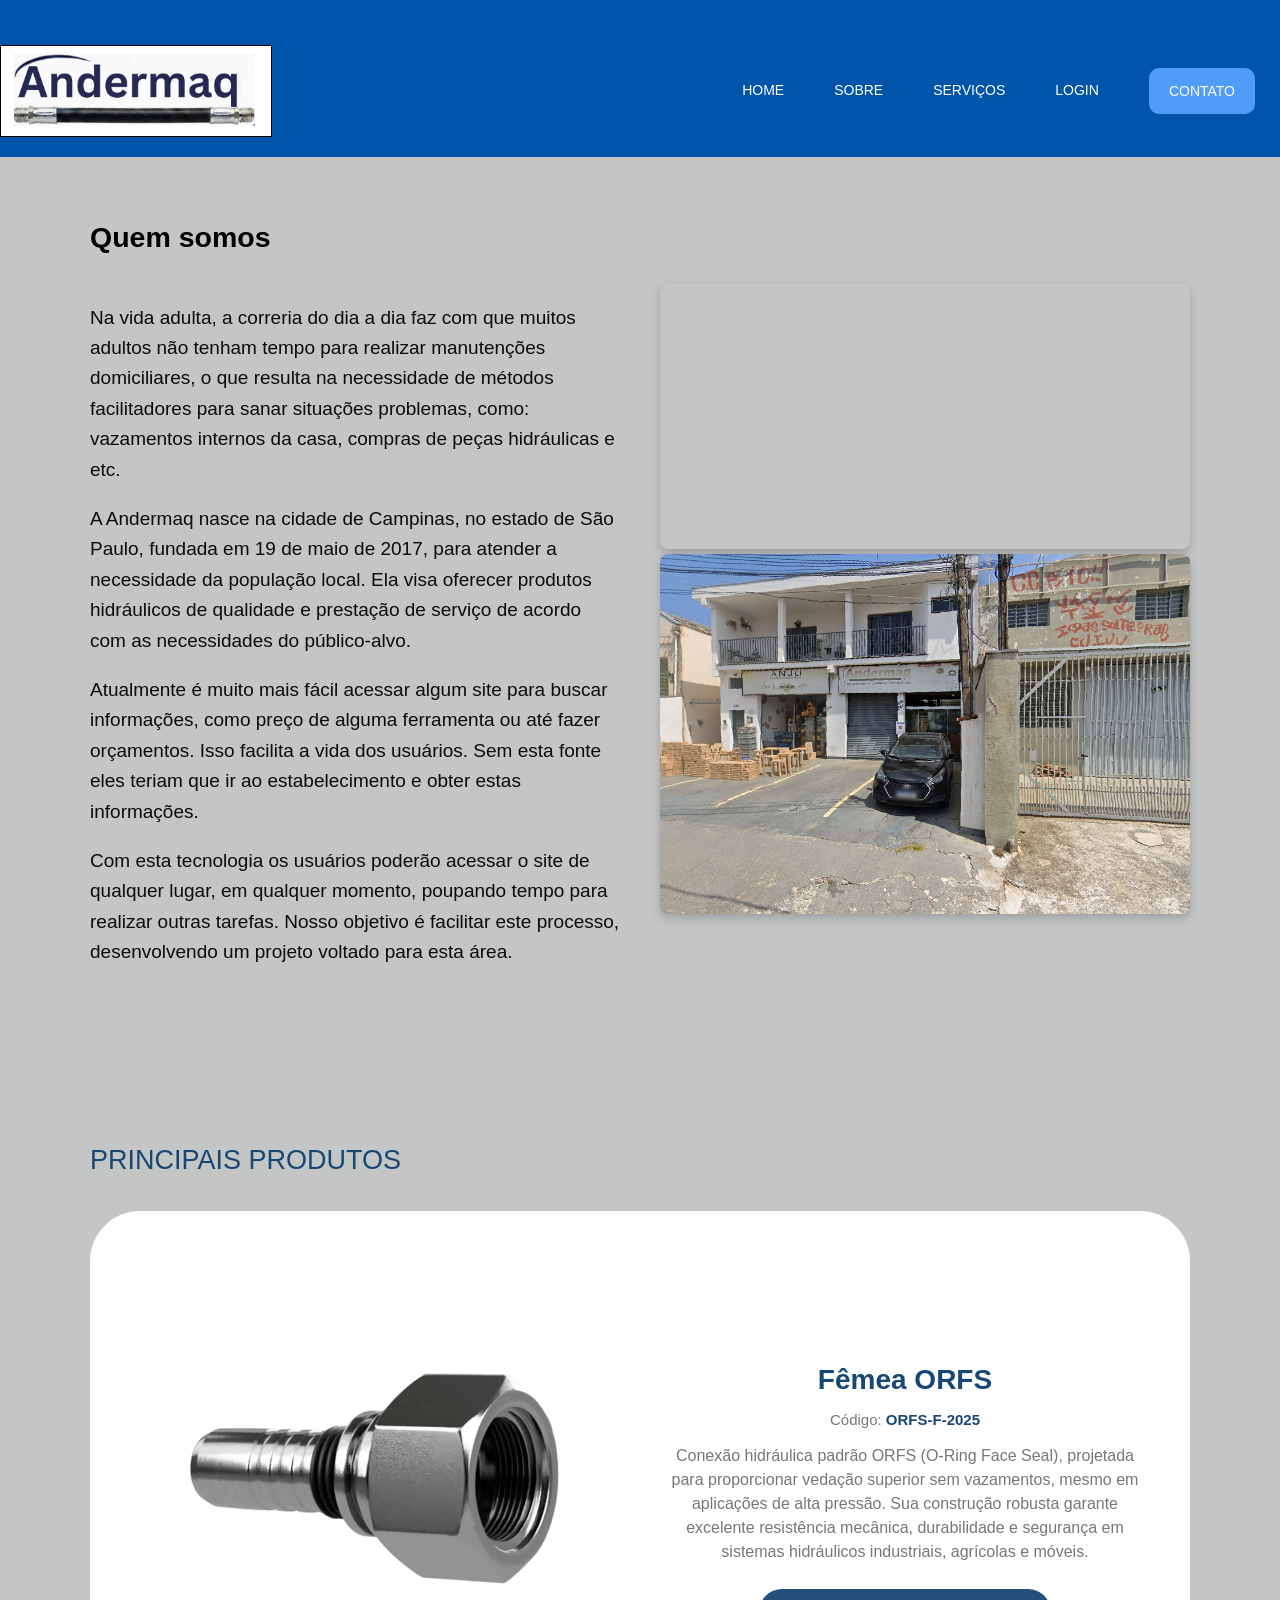
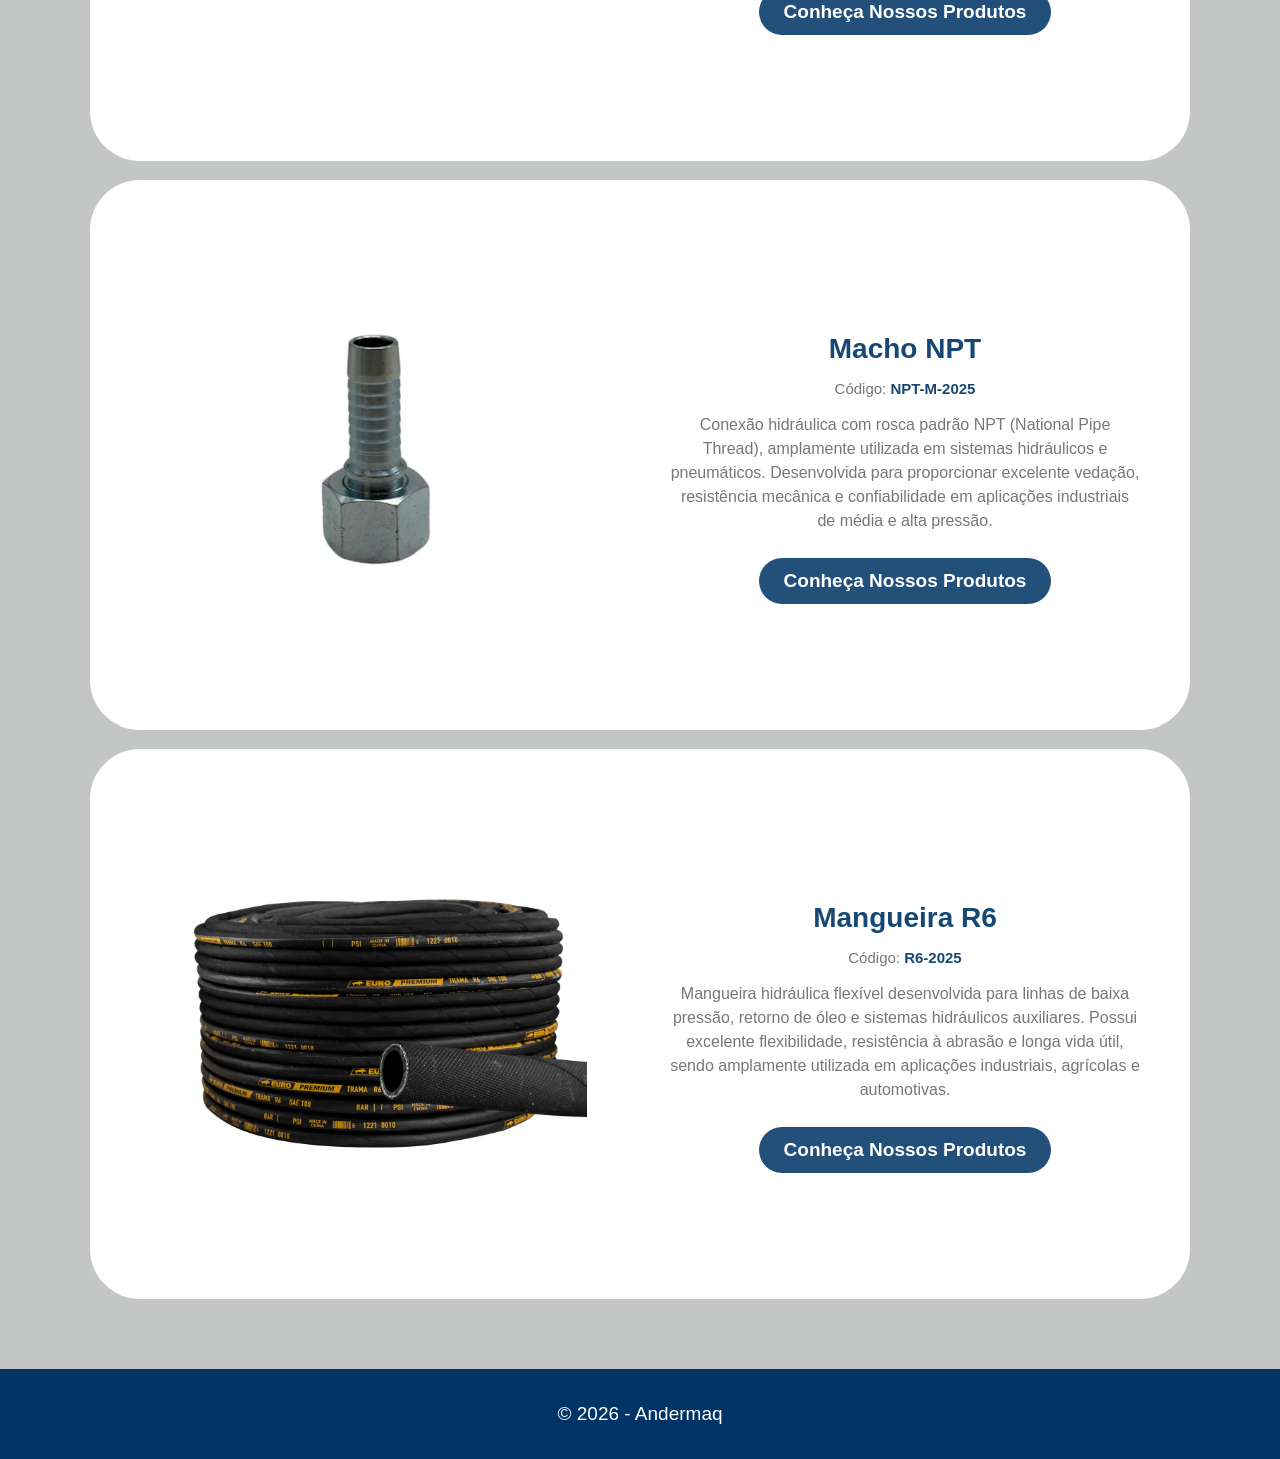
<file: sobre.html>
<!DOCTYPE html>
<html lang="pt-br">
<head>
  <meta charset="UTF-8">
  <title>Quem Somos</title>
  <link rel="stylesheet" href="sobre.css">
   
</head>

   
            <nav>
                <a href="index.html"> <!-- define um link/ destino do link-->
                  <div id="logo"></div> <!--Exibe a imagem da página-->
                </a>
                    <ul class="ul"> <!--organiza uma lista-->
                        <a href="index.html">Home</a> <!--fica dentro do item-->
                        <a href="sobre.html">Sobre</a>
                        <a href="serviços.html">Serviços</a>
                <a href="login.html">Login</a>
                        <a class="btn" href="contato.html">Contato</a>
                                       <!--define para onde o link vai-->
                    </ul>
                        </nav> <!--menu do site.-->
    
<body>

<section class="container">
  <h1>Quem somos</h1>

  <div class="content">

    <!-- TEXTO -->
    <div class="text">
      <p>
        Na vida adulta, a correria do dia a dia faz com que muitos adultos não tenham tempo para 
        realizar manutenções domiciliares, o que resulta na necessidade de métodos facilitadores
        para sanar situações problemas, como: vazamentos internos da casa, compras de peças 
        hidráulicas e etc.
      </p>

      <p>
        A Andermaq nasce na cidade de Campinas, no estado de São Paulo, fundada em 19 de maio de 2017,
        para atender a necessidade da população local. Ela visa oferecer produtos hidráulicos de qualidade 
        e prestação de serviço de acordo com as necessidades do público-alvo.
      </p>

      <p>
        Atualmente é muito mais fácil acessar algum site para buscar informações, como preço de alguma 
        ferramenta ou até fazer orçamentos. Isso facilita a vida dos usuários. Sem esta fonte eles teriam 
        que ir ao estabelecimento e obter estas informações.
      </p>

      <p>
        Com esta tecnologia os usuários poderão acessar o site de qualquer lugar, em qualquer momento,
        poupando tempo para realizar outras tarefas. Nosso objetivo é facilitar este processo,
        desenvolvendo um projeto voltado para esta área.
      </p>
    </div>

    <!-- Gif-VÍDEO -->
    <div class="media">
      <video class="video-fundo" autoplay muted loop>
    <source src="video1.mp4" type="video/mp4">
            Seu navegador não suporta vídeo.
    </video>
    
     

        <img src="./sobre entrada.PNG" alt="">      

        
   
  </div>
</section>
</section>


<!-- PRINCIPAIS PRODUTOS -->
<section class="container principais-produtos">

  <h2>PRINCIPAIS PRODUTOS</h2>

  <div class="produto-destaque">

    <!-- IMAGEM DO PRODUTO -->
    <div class="produto-imagem">
      <img src="./femea orfs.webp" alt="Fêmea ORFS">
    </div>

    <!-- INFORMAÇÕES DO PRODUTO -->
    <div class="produto-info">

      <h3>Fêmea ORFS</h3>

      <p class="produto-codigo">
        Código: <strong>ORFS-F-2025</strong>
      </p>

      <p class="descricao">
        Conexão hidráulica padrão ORFS (O-Ring Face Seal),
        projetada para proporcionar vedação superior sem vazamentos,
        mesmo em aplicações de alta pressão. Sua construção robusta
        garante excelente resistência mecânica, durabilidade e
        segurança em sistemas hidráulicos industriais, agrícolas e móveis.
      </p>

      <a href="serviços.html" class="botao-produto">
        Conheça Nossos Produtos
      </a>

    </div>

  </div>
  <p>
   
  </p>

  <div class="produto-destaque">

    <!-- IMAGEM DO PRODUTO -->
    <div class="produto-imagem">
      <img src="./macho npt.webp" alt="Macho NPT">
    </div>

    <!-- INFORMAÇÕES DO PRODUTO -->
    <div class="produto-info">

      <h3>Macho NPT</h3>

      <p class="produto-codigo">
        Código: <strong> NPT-M-2025</strong>
      </p>

      <p class="descricao">
       Conexão hidráulica com rosca padrão NPT 
       (National Pipe Thread), amplamente utilizada em 
       sistemas hidráulicos e pneumáticos. Desenvolvida para 
       proporcionar excelente vedação, resistência mecânica e 
       confiabilidade em aplicações industriais de média e alta
        pressão.
      </p>

      <a href="serviços.html" class="botao-produto">
        Conheça Nossos Produtos
      </a>

    </div>

  </div>
  <p>

   <div class="produto-destaque">

    <!-- IMAGEM DO PRODUTO -->
    <div class="produto-imagem">
      <img src="./r6.webp" alt="Mangueira R6">
    </div>

    <!-- INFORMAÇÕES DO PRODUTO -->
    <div class="produto-info">

      <h3>Mangueira R6</h3>

      <p class="produto-codigo">
        Código: <strong> R6-2025</strong>
      </p>

      <p class="descricao">
       Mangueira hidráulica flexível desenvolvida para linhas de
        baixa pressão, retorno de óleo e sistemas hidráulicos 
        auxiliares. Possui excelente flexibilidade, resistência à 
        abrasão e longa vida útil, sendo amplamente utilizada em 
        aplicações industriais, agrícolas e automotivas.
      </p>

      <a href="serviços.html" class="botao-produto">
        Conheça Nossos Produtos
      </a>

    </div>

  </div>

</section>


<footer>
  <p>© 2026 - Andermaq</p>
</footer>
</body>
</html>
</file>
<file: style.css>
@import url('https://fonts.googleapis.com/css2?family=Inter:wght@300;400;500;600;700&display=swap');
*{
    margin: 0;
    padding: 0;
    box-sizing: border-box;
    text-decoration: none;
    outline: none;
    font-family: 'Inter', sans-serif;
  
}
body{
    background-color: #f1f6fc31;
        background:#c4c5c5

    
}
section, footer{
    padding: 56px 0;
        background:#c4c5c5

}
.banner{
    background: url('./img2.png');
    background-repeat: no-repeat;
    background-size: cover;
}
h3{
    font-size: 50px;
}
p{
    margin: 10px;
  
    color: #0000009c;
}
.container{
    max-width: 1400px;
    margin: 0 auto;
    padding: 0 5%;
}
/*estilizaçao dos botoes do menu*/
.btn{
    background-color: #4f9cf9;
    color: white;
    padding: 15px 20px;
    border-radius: 10px;
    cursor: pointer;
    display: inline-block;
    transition: 0.1s ease;
    margin-top: 150%;
    position: relative;
    top: 20vh;
    right:30vh;
}
.btn:hover{
    background-color: #3580db;
   
}
.btn-c{
    
    background-color: #4f9cf9;
    color: white;
    padding: 15px 20px;
    border-radius: 10px;
    cursor: pointer;
    display: inline-block;
    transition: 0.1s ease;
}
header{
    background-color: #0055aa;
}
#logo{
    background: url("./andermaq.png");
    width: 30vh;
    height: 10vh;
    background-size: cover;
    border: 1px solid black;
    display: block;
    margin-top: -10px;
    margin-bottom: 20px;
}

/*alinhamento da menu*/
nav{
    display: flex;
    align-items: center;
    justify-content: space-between;
    padding-top: 30px;
}
/*alinhamento dos botoes*/
nav ul{
    display: flex;
    align-items: center;
    margin-bottom: 10px;
    margin-top: -20px;
}
/*estilizaçao dos textos dentro dos botoes*/
nav ul a{
    color: white;
    margin: 0 25px;
    text-transform: uppercase;
    font-size: 14px;
    display: block;
}
nav ul a:not(.btn):after{
    content: "";
    background-color: #0055aa;
    height: 3px;
    width: 0%;
    display: block;
    margin: 0 auto;
    transition: 0.3s;
}
/*animaçao dos botoes*/
nav ul a:hover::after{
    width: 100%;

}
.banner{
    display: flex;
    justify-content: center;
}
/*estilizaçao do texto ao todo*/
.banner .banner-text{
    margin: 150px;
    text-align: center;
    padding: 0 90px;
}
/*estilizaçao do nome da empresa*/
.banner .banner-text h1{
    font-size: 96px;
    color: white;
}
/*estilizaçao sobre oque fazemos*/
.banner .banner-text p{
    font-size: 20px;
    color: #ffffffb7;
    font-weight: lighter;
    margin: 18px 0px;
}
/*estilizaçao do orçamento*/
.faca-orcamento .container{
    display: flex;
    align-items: center;
    background:#c4c5c5
}
/*estilizaçao de todo o texto do orçamento*/
.faca-orcamento .faca-orcamento-text{
    width: 50%;
    padding: 0px 40px;
    
}
/*estilizaçao do h3 do orçamento*/
.faca-orcamento .faca-orcamento h3{
    font-size: 53px;

}
/*estilizaçao do paragrafo do orçamento*/
.faca-orcamento .faca-orcamento p{
    margin: 5px 0 10px 0;
    
}
/*estilizaçao da imagem do orçamento*/
.faca-orcamento .faca-orcamento-img{
    width: 50%;
    
}
/* Gif-video*/
.video-fundo {
    width: 120%;
    height: 130%;
    object-fit: cover;

}
    footer {
      text-align: center;
      padding: 15px;
      background-color: #003366;
      color: rgb(255, 255, 255);
      margin-top: 30px;
    }
</file>
<file: descricao.css>
/* RESET */
*{
    margin:0;
    padding:0;
    box-sizing:border-box;
}

body{
    font-family: 'Inter', sans-serif;
    background: linear-gradient(135deg,#0a4ea3,#0f63cf);
    min-height:100vh;
    display:flex;
    justify-content:center;
    align-items:center;
    padding:40px;
}

/* CARD */
.produto-container{
    background:#fff;
    width:100%;
    max-width:1300px;
    border-radius:20px;
    overflow:hidden;
    display:grid;
    grid-template-columns:450px 1fr;
    box-shadow:
        0 10px 25px rgba(0,0,0,.15),
        0 20px 60px rgba(0,0,0,.10);
    transition:.3s;
}

.produto-container:hover{
    transform:translateY(-4px);
}

/* IMAGEM */
.produto-imagem{
    background:#f8fafc;
    display:flex;
    justify-content:center;
    align-items:center;
    padding:40px;
    border-right:1px solid #e5e7eb;
}

.produto-imagem img{
    width:100%;
    max-width:360px;
    transition:.4s ease;
}

.produto-imagem:hover img{
    transform:scale(1.05);
}

/* CONTEÚDO */
.produto-info{
    padding:50px;
}

.categoria{
    display:inline-block;
    background:#e8f1ff;
    color:#0a4ea3;
    font-weight:600;
    padding:8px 14px;
    border-radius:50px;
    margin-bottom:20px;
    font-size:14px;
}

.produto-info h1{
    font-size:42px;
    color:#0d2f5c;
    margin-bottom:15px;
    font-weight:800;
}

.codigo{
    color:#64748b;
    margin-bottom:25px;
    font-size:15px;
}

/* DESCRIÇÃO */
.descricao{
    font-size:18px;
    line-height:1.8;
    color:#334155;
    margin-bottom:35px;
}

/* SEÇÃO */
.secao-titulo{
    font-size:22px;
    font-weight:700;
    color:#0d2f5c;
    margin-bottom:20px;
    position:relative;
}

.secao-titulo::after{
    content:'';
    width:60px;
    height:4px;
    background:#0a4ea3;
    position:absolute;
    left:0;
    bottom:-8px;
    border-radius:20px;
}

/* MEDIDAS */
.medidas{
    display:flex;
    flex-wrap:wrap;
    gap:12px;
    margin-top:25px;
    margin-bottom:40px;
}

.medida{
    background:#f1f5f9;
    border:1px solid #dbe3ec;
    padding:12px 20px;
    border-radius:10px;
    font-weight:600;
    color:#334155;
    transition:.3s;
    cursor:pointer;
}

.medida:hover{
    background:#0a4ea3;
    color:#fff;
    transform:translateY(-2px);
}

/* CARACTERÍSTICAS */
.especificacoes{
    display:grid;
    grid-template-columns:repeat(2,1fr);
    gap:15px;
    margin-bottom:40px;
}

.item-especificacao{
    background:#f8fafc;
    padding:18px;
    border-radius:12px;
    border-left:4px solid #0a4ea3;
}

.item-especificacao strong{
    display:block;
    margin-bottom:5px;
    color:#0d2f5c;
}

/* BOTÕES */
.acoes{
    display:flex;
    gap:15px;
    flex-wrap:wrap;
}

.btn-cotacao{
    background:#0a4ea3;
    color:#fff;
    text-decoration:none;
    padding:16px 28px;
    border-radius:12px;
    font-weight:700;
    transition:.3s;
    box-shadow:0 8px 20px rgba(10,78,163,.3);
}

.btn-cotacao:hover{
    background:#083b7c;
    transform:translateY(-3px);
}

.btn-voltar{
    background:#f1f5f9;
    color:#334155;
    text-decoration:none;
    padding:16px 28px;
    border-radius:12px;
    font-weight:600;
    border:1px solid #dbe3ec;
    transition:.3s;
}

.btn-voltar:hover{
    background:#e2e8f0;
}

/* RESPONSIVO */
@media(max-width:991px){

    .produto-container{
        grid-template-columns:1fr;
    }

    .produto-imagem{
        border-right:none;
        border-bottom:1px solid #e5e7eb;
    }

    .produto-info{
        padding:35px;
    }

    .produto-info h1{
        font-size:32px;
    }

    .especificacoes{
        grid-template-columns:1fr;
    }
}

@media(max-width:576px){

    body{
        padding:15px;
    }

    .produto-info{
        padding:25px;
    }

    .produto-info h1{
        font-size:28px;
    }

    .descricao{
        font-size:16px;
    }

    .acoes{
        flex-direction:column;
    }

    .btn-cotacao,
    .btn-voltar{
        width:100%;
        text-align:center;
    }
}
</file>
<file: cadastro.css>
* {
  margin: 0;
  padding: 0;
  box-sizing: border-box;
  font-family: Arial, "Helvetica Neue", Helvetica, sans-serif;
}

body {
  height: 100vh;
}

.container {
  display: flex;
  height: 100vh;
}
#logo{
    background: url("./andermaq.png");
    width: 30vh;
    height: 10vh;
    background-size: cover;
    border: 1px solid black;
    display: block;
    margin-top: -10px;
    margin-bottom: 20px;
}

/* Lado direito */
.right {
  flex: 1;
  display: flex;
  justify-content: center;
  align-items: center;
  background: linear-gradient(135deg, #0055aa, #3580db);
}

.login-box {
  background: #fff;
  padding: 20px;
  border-radius: 20px;
  width: 100%;
  max-width: 550px;
  box-shadow: 0 10px 25px rgba(0,0,0,0.2);
}

.login-box h2 {
  margin-bottom: 20px;
  text-align: center;
}

.input-group {
  margin-bottom: 15px;
}

.input-group label {
  display: block;
  font-size: 0.9rem;
  margin-bottom: 5px;
}

.input-group input {
  width: 100%;
  padding: 10px;
  border-radius: 5px;
  border: 1px solid #ccc;
}

button {
  width: 100%;
  padding: 12px;
  border: none;
  background: #0055aa;
  color: white;
  border-radius: 5px;
  cursor: pointer;
  transition: 0.3s;
}

button:hover {
  background: #532ed9;
}

.forgot {
  display: block;
  text-align: center;
  margin-top: 10px;
  font-size: 0.9rem;
  color: #3580db;
  text-decoration: none;
}

a {
  width: 100%;
  padding: 10px;
  border: none;
  background: #0055aa;
  color: rgb(255, 255, 255);
  border-radius: 9px;
  cursor: pointer;
  transition: 0.3s;
  
}

/* 📱 Mobile */
@media (max-width: 767px) {
  .container {
    flex-direction: column;
  }

  .left {
    height: 200px;
  }

  .right {
    height: calc(100vh - 200px);
  }
}

/*  Tablet */
@media (min-width: 768px) and (max-width: 1024px) {
  .container {
    flex-direction: column;
  }

  .left {
    height: 300px;
  }

  .right {
    height: calc(100vh - 300px);
  }

  .login-box {
    max-width: 400px;
  }
}
</file>
<file: contato.css>
body {
    font-family: Arial;
    text-align: center;
}
#logo{
    background: url("./andermaq.png");
    width: 30vh;
    height: 10vh;
    background-size: cover;
    border: 1px solid black;
    display: block;
    margin-top: -10px;
    margin-bottom: 20px;
}

/* MENU PRINCIPAL - cabeçalho */
nav {
    width: 100%;
    height: 130px;
    background-color: #075baa;

    display: flex;
    align-items: center;
    justify-content: space-between;

    box-sizing: border-box;
    padding: 0 12%;
}

/* Logo */
nav > a {
    display: flex;
    align-items: center;
}

/* Lista de links */
nav .ul {
    display: flex;
    align-items: center;
    gap: 45px;

    margin: 0;
    padding: 0;
}

/* Links */
nav .ul a {
    color: white;
    text-decoration: none;
    font-family: Arial, sans-serif;
    font-size: 14px;
    text-transform: uppercase;
}

/* Efeito quando passar o mouse */
nav .ul a:hover {
    color: #dbeaff;
}

/* Botão SERVIÇOS */
nav .ul .btn-c {
    background-color: #579cf0;
    padding: 17px 22px;
    border-radius: 11px;
    color: white;
}

nav .ul .btn-c:hover {
    background-color: #4289dc;
}
/*google maps*/
.mapa {
    width: 75%;
}

.mapa iframe {
    width: 100%;
    height: 500px;
    border: 0;
    border-radius: 10px;
}
/* Área de contato */
.contato-info {
    width: 90%;
    margin: 20px auto 40px;
    display: flex;
    align-items: center;
    justify-content: center;
    gap: 50px;
}

/* Informações do lado direito */
.informacoes {
    width: 35%;
    text-align: left;
}

.informacoes p {
    margin: 18px 0;
}

.informacoes h2 {
    margin-bottom: 20px;
}
  body {
      margin: 0;
      font-family: Arial, sans-serif;
      background-color: #f4f4f4;
    }
         /*Solicitar Cotação*/
    header {
      background-color: #003366;
      color: white;
      text-align: center;
      padding: 20px;
    }
      /*Preencha os dados*/
 .container {
    max-width: 100%;
    margin: 0;
    background: transparent;
    padding: 0;
    border-radius: 0;
    box-shadow: none;
}
.menu-container {
    max-width: 90%;
    margin: 30px auto;
    background: #c4c5c5;
    padding: 20px;
    border-radius: 10px;
    box-shadow: 0 2px 5px rgba(0,0,0,0.2);
}

   label {
      display: block;
      margin-top: 55px;
      font-weight: bold;
    }

    /* Formulário em duas colunas */
.linha-form {
    display: flex;
    gap: 28px;
    width: 100%;
    margin-bottom: 20px;
    
}

/* Cada campo */
.campo {
    flex: 1;
    text-align: left;
}

/* Nome dos campos */
.campo label {
    display: block;
    margin-bottom: 8px;
    margin-top: 0;
    font-weight: normal;
    color: #555;
    flex: 0 0 250px;
}

/* Asterisco vermelho */
.campo label span {
    color: red;
}

/* Campos */
.campo input,
.campo select,
.campo textarea {
    width: 100%;
    padding: 11px;
    margin: 0;
    border: 1px solid #ccc;
    border-radius: 3px;
    font-size: 14px;
    box-sizing: border-box;
}

/* Área de descrição */
.campo textarea {
    height: 100px;
    resize: vertical;
}
.campo-menor {
    flex: 0 0 200px;
}

Descrição ocupa toda a largura */
.descricao {
    width: 100%;
}
    textarea {
      resize: vertical;
      height: 100px;
    }
      

    button {
      margin-top: 20px;
      display: flex;
      width: 9%;
      padding: 12px;
      background-color: #003366;
      color: white;
      border: none;
      border-radius: 7px;
      font-size: 16px;
      cursor: pointer;
    }

    button:hover {
      background-color: #0055aa;
    }

    footer {
      text-align: center;
      padding: 15px;
      background-color: #003366;
      color: white;
      margin-top: 30px;
    }
</file>
<file: login.css>
* {
  margin: 0;
  padding: 0;
  box-sizing: border-box;
  font-family: Arial, "Helvetica Neue", Helvetica, sans-serif;
}

body {
  height: 100vh;
}

.container {
  display: flex;
  height: 100vh;
}

/* Lado esquerdo */
.left {
  flex: 1;
   
  background-size: cover;
  position: relative;
}

.overlay {
  background: rgba(255, 255, 255, 0.5);
  color: #000000;
  height: 100%;
  display: flex;
  flex-direction: column;
  justify-content: center;
  padding: 40px;
}

.overlay h1 {
  font-size: 2.5rem;
  margin-bottom: 10px;
}

/* Lado direito */
.right {
  flex: 1;
  display: flex;
  justify-content: center;
  align-items: center;
  background: linear-gradient(135deg, #0055aa, #3580db);
  
}

.login-box {
  background: #fff;
  padding: 20px;
  border-radius: 20px;
  width: 100%;
  max-width: 550px;
  box-shadow: 0 10px 25px rgba(0,0,0,0.2);
}

.login-box h2 {
  margin-bottom: 20px;
  text-align: center;
}

.input-group {
  margin-bottom: 15px;
}

.input-group label {
  display: block;
  font-size: 0.9rem;
  margin-bottom: 5px;
}

.input-group input {
  width: 100%;
  padding: 10px;
  border-radius: 5px;
  border: 1px solid #ccc;
}

button {
  width: 100%;
  padding: 12px;
  border: none;
  background: #0055aa;
  color: white;
  border-radius: 5px;
  cursor: pointer;
  transition: 0.3s;
}

button:hover {
  background: #532ed9;
}
a {
  width: 100%;
  padding: 10px;
  border: none;
  background: #0055aa;
  color: white;
  border-radius: 9px;
  cursor: pointer;
  transition: 0.3s;
  
}

a:hover {
  background: #532ed9;
}


.forgot {
  display: block;
  text-align: center;
  margin-top: 10px;
  font-size: 0.9rem;
  color: #3580db;
  text-decoration: none;
}

/* Mobile */
@media (max-width: 767px) {
  .container {
    flex-direction: column;
  }

  .left {
    height: 200px;
  }

  .right {
    height: calc(100vh - 200px);
  }
}

/* 📱 Tablet */
@media (min-width: 768px) and (max-width: 1024px) {
  .container {
    flex-direction: column;
  }

  .left {
    height: 300px;
  }

  .right {
    height: calc(100vh - 300px);
  }

  .login-box {
    max-width: 400px;
  }
}
</file>
<file: sobre.css>
body {
  font-family: Arial, sans-serif;
  margin: 0;
  background: #c4c5c5;
  font-size: 19px;
}
#logo{
    background: url("./andermaq.png");
    width: 30vh;
    height: 10vh;
    background-size: cover;
    border: 1px solid black;
    display: block;
    margin-top: -10px;
    margin-bottom: 20px;
}
/*alinhamento da menu*/
nav{
    display: flex;
    align-items: center;
    justify-content: space-between;
    padding-top: 55px;
    background-color: #0055aa;
}
/*alinhamento dos botoes*/
nav ul{
    display: flex;
    align-items: center;
    margin-bottom: 10px;
    margin-top: -20px;
}
/*estilizaçao dos textos dentro dos botoes*/
nav ul a{
    color: white;
    margin: 0 25px;
    text-transform: uppercase;
    font-size: 14px;
    display: block;
    text-decoration: none;
}
nav ul a:not(.btn):after{
    content: "";
    background-color: #0055aa;
    height: 3px;
    width: 0%;
    display: block;
    margin: 0 auto;
    transition: 0.3s;
}
/*animaçao dos botoes*/
nav ul a:hover::after{
    width: 100%;

}
.container {
  max-width: 1100px;
  margin: auto;
  padding: 40px;
}

h1 {
  color: #000000;
  margin-bottom: 30px;
}
  
    /*estilizaçao dos botoes do menu*/
.btn{
    background-color: #4f9cf9;
    color: white;
    padding: 15px 20px;
    border-radius: 10px;
    cursor: pointer;
    display: inline-block;
    transition: 0.1s ease;
}
.btn:hover{
    background-color: #3580db;
}

    .btn:hover{
    background-color: #3580db;
}
header{
    background: #0055aa;
    background-position: center;
    background-size: cover;
    background-attachment: fixed;
}

.content {
  display: flex;
  gap: 40px;
  align-items: flex-start;
}

.text {
  flex: 1;
}

.text p {
  color: #0c0c0c;
  line-height: 1.6;
  margin-bottom: 15px;
}

.media {
  flex: 1;
}

.media video {
  width: 100%;
  border-radius: 8px;
  box-shadow: 0 4px 10px rgba(0,0,0,0.2);
}

/* RESPONSIVO */
@media (max-width: 768px) {
  .content {
    flex-direction: column;
  }
}
.media {
  flex: 1;
}

.media img {
  width: 100%;
  border-radius: 8px;
  box-shadow: 0 4px 10px rgba(0,0,0,0.2);
}

/* RESPONSIVO */
@media (max-width: 768px) {
  .content {
    flex-direction: column;
  }
}
/* Gif-video*/
.video-fundo {
    width: 100%;
    height: 100%;
    object-fit: cover;

}

    /* ============================= */
/* PRINCIPAIS PRODUTOS */
/* ============================= */

.principais-produtos {
  margin-top: 60px;
}

.principais-produtos h2 {
  color: #174875;
  font-size: 27px;
  font-weight: 400;
  margin-bottom: 35px;
}

/* CARD DO PRODUTO */
.produto-destaque {
  background-color: white;
  min-height: 450px;
  border-radius: 50px;

  display: flex;
  align-items: center;
  justify-content: center;

  padding: 50px;
  gap: 60px;
}

/* IMAGEM */
.produto-imagem {
  flex: 1;
  display: flex;
  justify-content: center;
  align-items: center;
}

.produto-imagem img {
  width: 90%;
  max-width: 450px;
  height: auto;
  object-fit: contain;
}

/* INFORMAÇÕES */
.produto-info {
  flex: 1;
  text-align: center;
}

.produto-info h3 {
  color: #174875;
  font-size: 28px;
  margin-bottom: 15px;
}

.produto-codigo {
  color: #777;
  font-size: 15px;
  margin-bottom: 15px;
}

.produto-codigo strong {
  color: #174875;
}

.produto-info .descricao {
  color: #777;
  font-size: 16px;
  line-height: 1.5;
  margin-bottom: 25px;
}

/* BOTÃO */
.botao-produto {
  display: inline-block;
  background-color: #234f7b;
  color: white;
  padding: 12px 25px;
  border-radius: 25px;
  text-decoration: none;
  font-weight: bold;
  transition: 0.3s;
}

.botao-produto:hover {
  background-color: #163b5d;
}

/* RESPONSIVO */
@media (max-width: 768px) {

  .produto-destaque {
    flex-direction: column;
    padding: 30px;
    gap: 20px;
  }

  .produto-imagem,
  .produto-info {
    width: 100%;
  }

  .produto-imagem img {
    width: 80%;
  }

}

 footer {
      text-align: center;
      padding: 15px;
      background-color: #003366;
      color: white;
      margin-top: 30px;
    }
</file>
